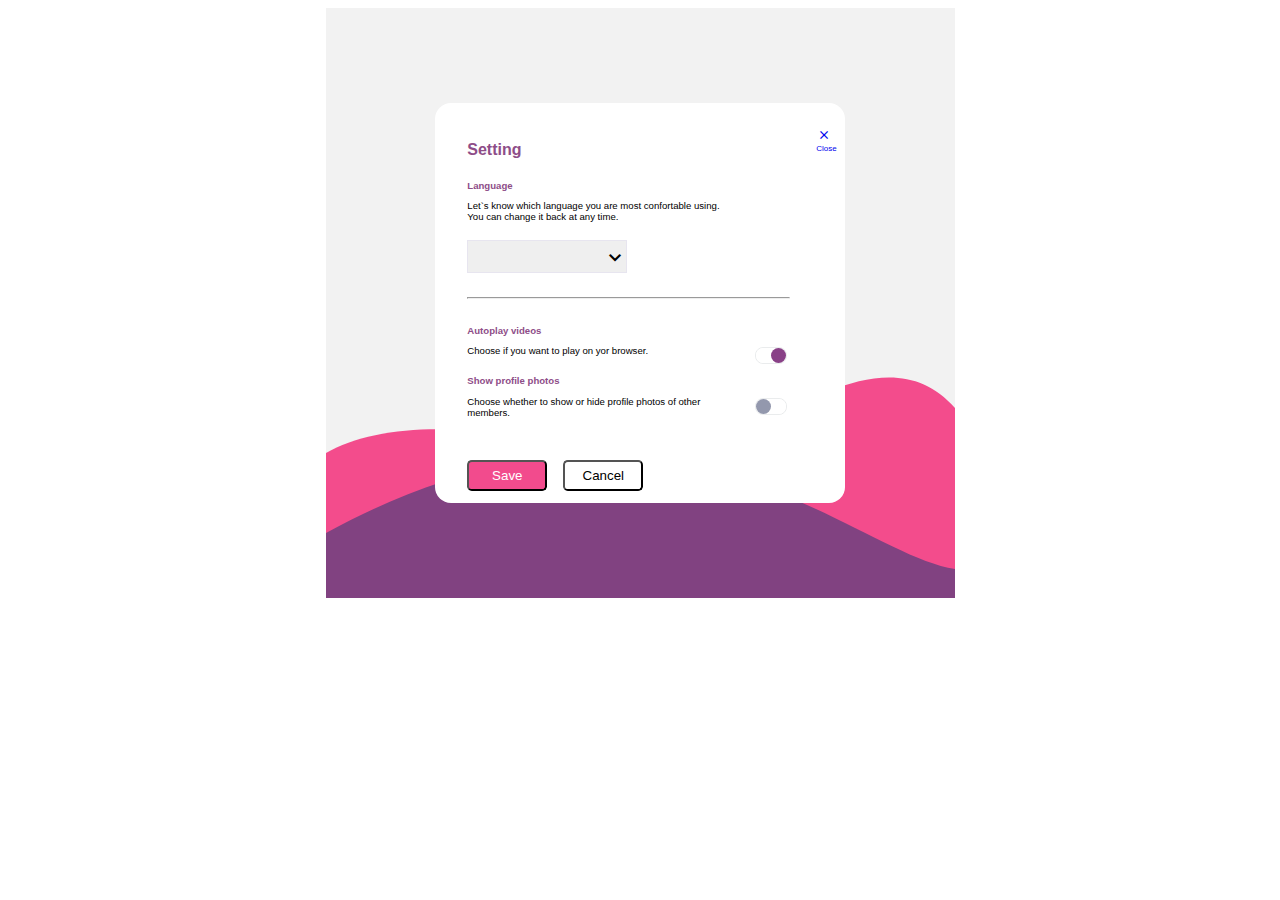
<file: components/comp1/comp-1.html>
<!DOCTYPE html>
<html lang="en">

<head>
  <meta charset="UTF-8">
  <meta name="viewport" content="width=device-width, initial-scale=1.0">
  <link rel="stylesheet" href="./style.css">
  <link rel="stylesheet"
    href="https://fonts.googleapis.com/css2?family=Material+Symbols+Outlined:opsz,wght,FILL,GRAD@24,400,0,0" />
  <link rel="stylesheet"
    href="https://fonts.googleapis.com/css2?family=Material+Symbols+Outlined:opsz,wght,FILL,GRAD@24,400,0,0" />
  <title>Component 1</title>
</head>

<body>
  <div class="con-1">
    <div class="card">
      <div class="close">
        <a href="../../index.html">
          <span class="material-symbols-outlined" style="font-size: 1rem;">
            close
          </span>
          <br>
          <span style="float: right; font-size: 0.5rem;">Close</span>
        </a>
        
      </div>
      <h4>Setting</h4>
      <div>
        <p class="b-t">Language
        <p>
        <p>Let`s know which language you are most confortable using. You can change it back at any time. </p>
      </div>
      <div class="s-item">
        <span class="material-symbols-outlined expand">
          expand_more
        </span>
        <select id="language"aria-label="Default select example">
          <option class="option" value="" selected></option>
          <option class="option" value="english">English</option>
          <option class="option" value="spanish">Spanish</option>
        </select>
      </div>
      <hr>
      <div class="item">
        <div class="video-txt">
          <p class="b-t">Autoplay videos</p>
          <p>Choose if you want to play on yor browser.</p>
        </div>
        <div>
          <label class="switch">
            <input id="video" type="checkbox" checked>
            <span class="slider round"></span>
          </label>
        </div>
      </div>
      <div class="item">
        <div class="profile-txt">
          <p class="b-t">Show profile photos</p>
          <p>Choose whether to show or hide profile photos of other members.</p>
        </div>
        <div>
          <label class="switch">
            <input id="profile" type="checkbox">
            <span class="slider round"></span>
          </label>
        </div>
      </div>
      <div class="video-btn">
        <button class="btn-1">Save</button>
        <button class="btn-2">Cancel</button>
      </div>
    </div>
  </div>
  </div>
  <script src="./main.js"></script>
</body>

</html>
</file>
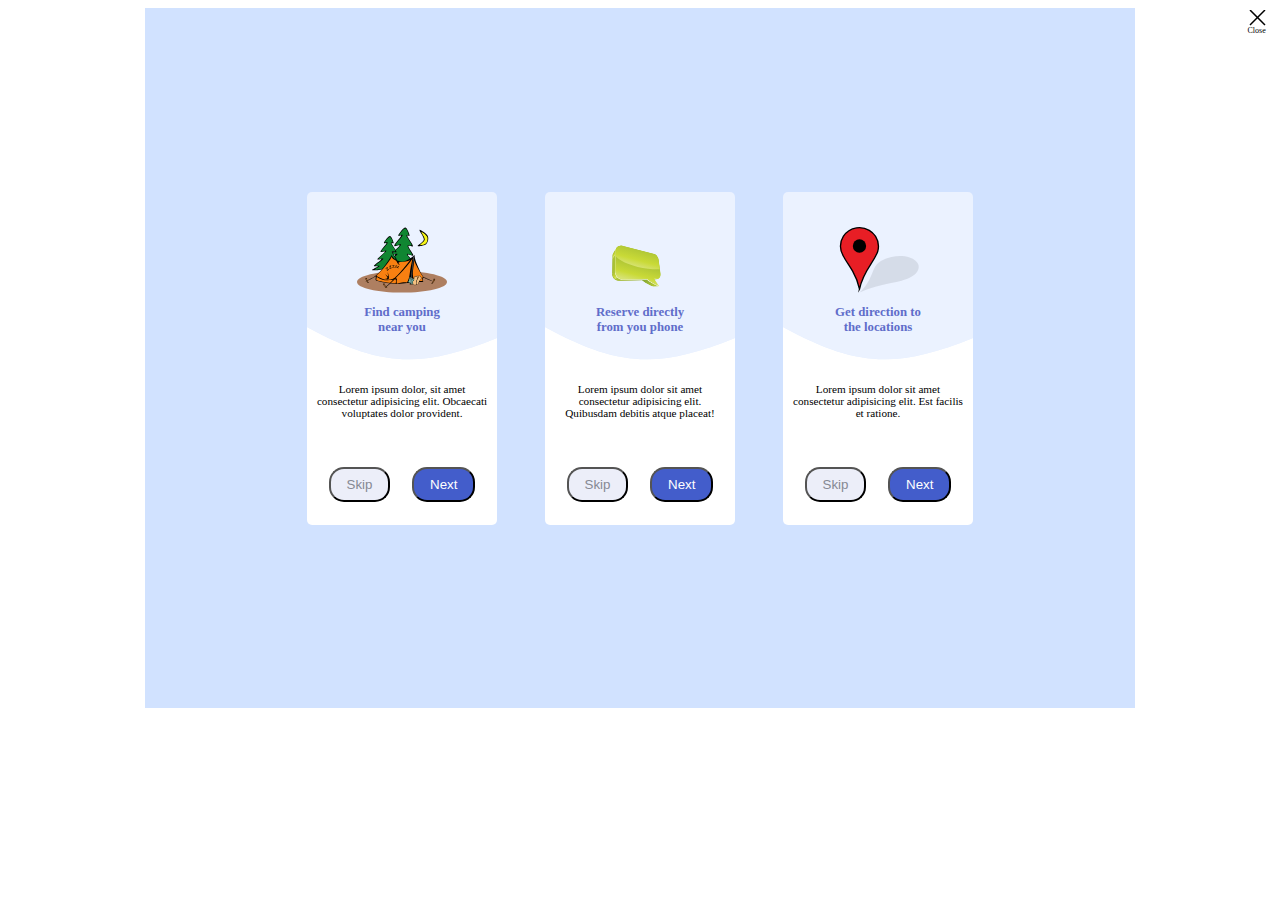
<file: components/comp2/comp-2.html>
<!DOCTYPE html>
<html lang="en">
<head>
  <meta charset="UTF-8">
  <meta name="viewport" content="width=device-width, initial-scale=1.0">
  <title>Component 2</title>
  <link rel="stylesheet" href="./style.css">
</head>
<body>
  <a href="../../index.html">
    <img class="close-btn" src="./assets/close.svg" alt="Close">
  </a>
  
  <div class="container">
    <div class="item">
      <div class="elem-1">
        <img src="./assets/camping.svg" alt="Camping">
        <span class="msg">Find camping near you</span>
      </div>
      <div class="elem-2">
        <span class="text">Lorem ipsum dolor, sit amet consectetur adipisicing elit. Obcaecati voluptates dolor provident.</span>
      </div>
      <div class="elem-3">
        <div class="btn-grp">
          <button class="skip-btn">Skip</button>
          <button class="next-btn">Next</button>
        </div>
      </div>
    </div>
    <div class="item">
      <div class="elem-1">
        <img src="./assets/chat.svg" alt="Messaging">
        <span class="msg">Reserve directly from you phone</span>
      </div>
      <div class="elem-2">
        <span class="text">Lorem ipsum dolor sit amet consectetur adipisicing elit. Quibusdam debitis atque placeat!</span>
      </div>
      <div class="elem-3">
        <div class="btn-grp">
          <button class="skip-btn">Skip</button>
          <button class="next-btn">Next</button>
        </div>
      </div>
    </div>
    <div class="item">
      <div class="elem-1">
        <img src="./assets/gps.svg" alt="Location">
        <span class="msg">Get direction to the locations</span>
      </div>
      <div class="elem-2">
        <span class="text">Lorem ipsum dolor sit amet consectetur adipisicing elit. Est facilis et ratione.</span>
      </div>
      <div class="elem-3">
        <div class="btn-grp">
          <button class="skip-btn">Skip</button>
          <button class="next-btn">Next</button>
        </div>
      </div>
    </div>
  </div>
</body>
</html>
</file>
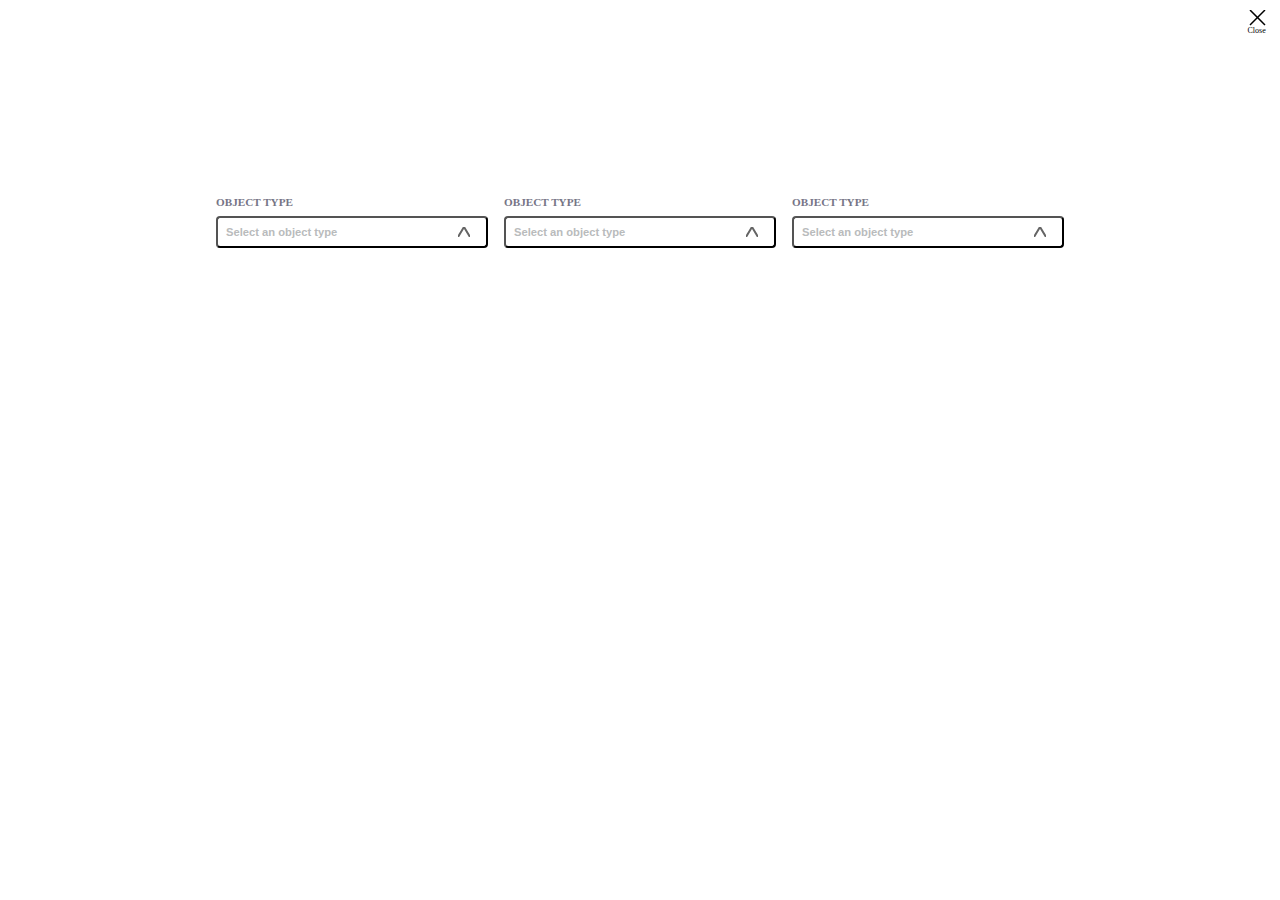
<file: components/comp3/comp-3.html>
<!DOCTYPE html>
<html lang="en">
<head>
  <meta charset="UTF-8">
  <meta name="viewport" content="width=device-width, initial-scale=1.0">
  <link rel="stylesheet" href="./style.css">
  <title>Component 3</title>
</head>
<body>
  <a  href="../../index.html">
    <img class="close-btn" src="./assets/close.svg" alt="Close">
  </a>
  <div class="container">
    <div class="item-1">
      <label for="btn-1">OBJECT TYPE</label>
      <button class="btn btn-icon" id="btn-1">Select an object type
      </button>
      <div class="content">
        <div class="sub-content"></div>
      </div>
    </div>
    <div class="item-2">
      <label for="btn-2">OBJECT TYPE</label>
      <button class="btn btn-icon" id="btn-2">Select an object type</button>
      <div class="content">
        <div class="sub-content">
          <img src="./assets/circles.svg" alt="Circle Icons">
        <div class="text">
          <span class="t-1">NO OBJECT TYPE IN HERE YET</span>
          <span class="t-2">The object type that you`ll create will apear here</span>
        </div>
        </div>
        <button class="btn-make">+ Create an Object Type</button>
      </div>
    </div>
    <div class="item-3">
      <label for="btn-3">OBJECT TYPE</label>
      <button class="btn btn-icon" id="btn-3">Select an object type</button>
      <div class="content">
        <div class="sub-content a-l">
          <ul>
            <li class="obj">
              <img class="elem" src="./assets/person.svg" alt="Persona">
              <span>Persona</span>
            </li>
            <li class="obj">
              <img class="elem" src="./assets/book.svg" alt="Book">
            <span>Book</span>  
            </li>
            <li class="obj">
              <img src="./assets/exercise.svg" alt="Exercise" class="elem">
              <span>Exercise</span>
            </li>
            <li class="obj">
              <img src="./assets/hand-money.svg" alt="Income" class="elem">
              <span>Income</span>
            </li>
            <li class="obj">
              <img src="./assets/expense.svg" alt="Expense" class="elem">
              <span>Expense</span>
            </li>
          </ul>
        </div>
        <button class="btn-make">+ Create an Object Type</button>
      </div>
    </div>
  </div>
  <script src="./main.js"></script>
</body>
</html>
</file>
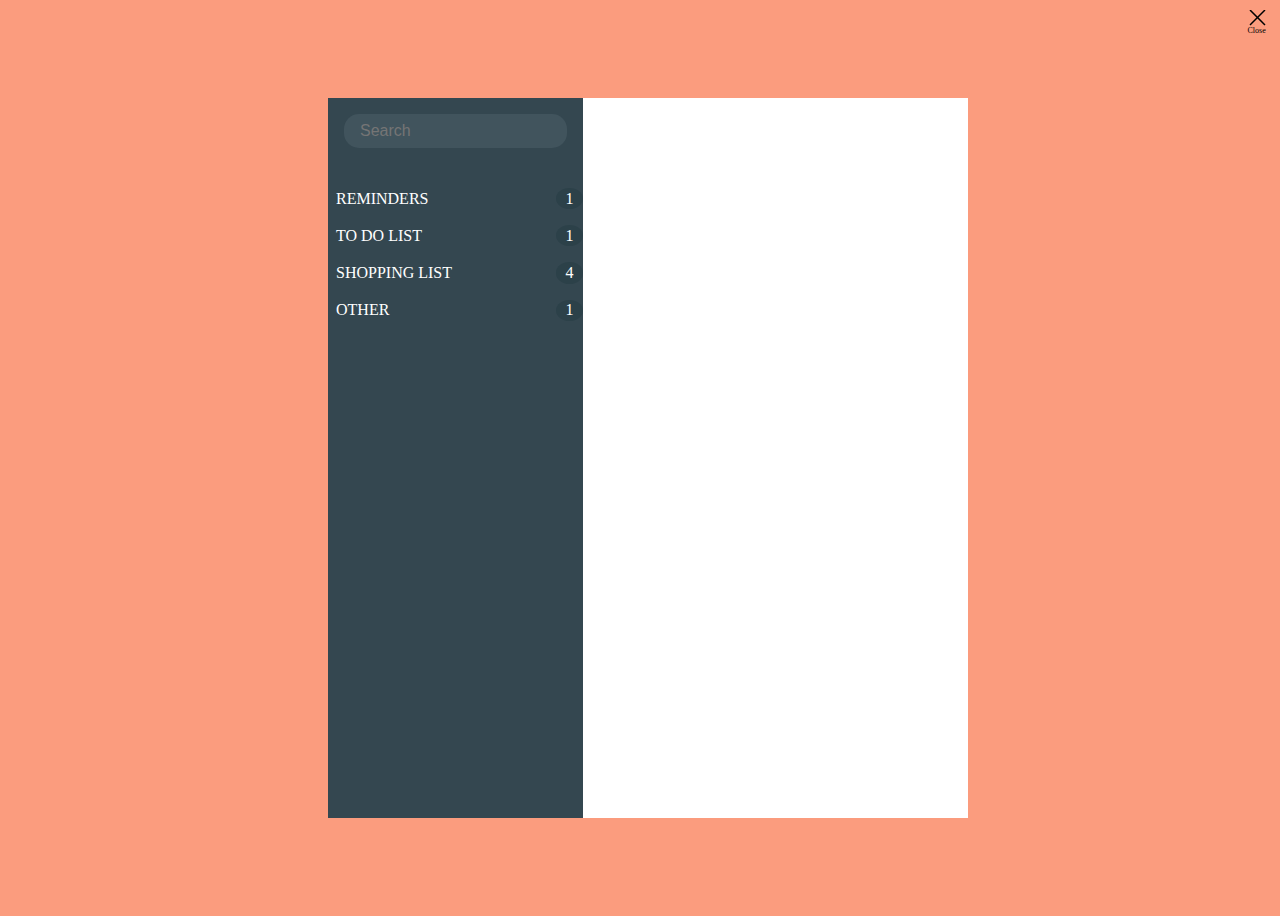
<file: components/comp4/comp-4.html>
<!DOCTYPE html>
<html lang="en">

<head>
  <meta charset="UTF-8">
  <meta name="viewport" content="width=device-width, initial-scale=1.0">
  <link rel="stylesheet" href="./style.css">
  <title>Component 4</title>
</head>
<body>
  <a  href="../../index.html">
    <img class="close-btn" src="./assets/close.svg" alt="Close">
  </a>
  <div class="container">
    <div class="to-do-folder">
      <input type="text" name="search" id="search" placeholder="Search">
      <div class="to-do-header">
        <ul class="items">
          <li class="item-to-do" id="reminders">
            <span class="do-title">REMINDERS</span>
            <span class="do-counter">1</span>
          </li>
          <li class="item-to-do" id="list">
            <span class="do-title">TO DO LIST</span>
            <span class="do-counter">1</span>
          </li>
          <li class="item-to-do" id="shopping" value="shopping">
            <span class="do-title">SHOPPING LIST</span>
            <span class="do-counter">4</span>
          </li>
          <li class="item-to-do" id="other">
            <span class="do-title">OTHER</span>
            <span class="do-counter">1</span>
          </li>
        </ul>
      </div>
    </div>
    <div class="to-do-elem" id="to-do-elem">
    </div>
  </div>
  <script src="./main.js"></script>
</body>

</html>
</file>
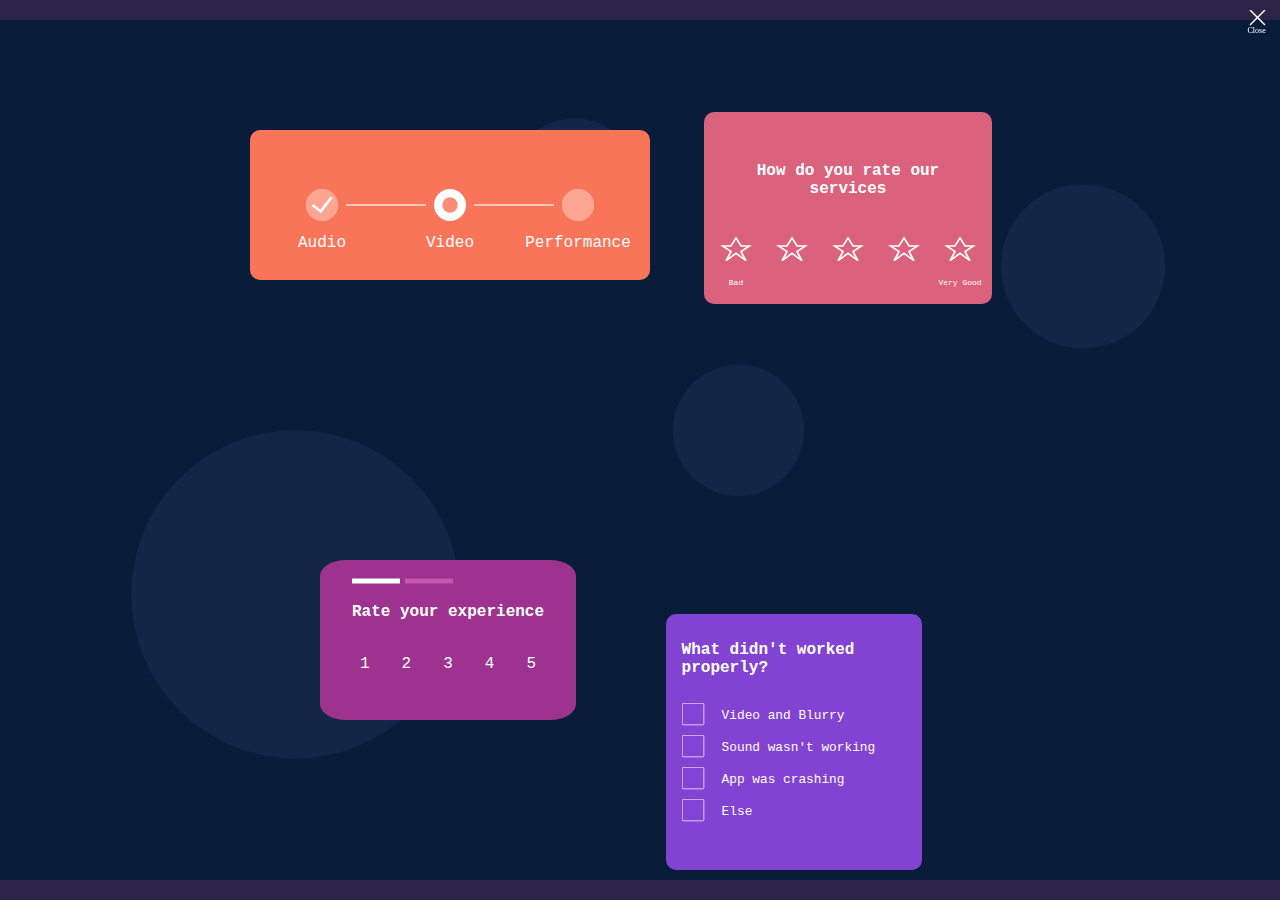
<file: components/comp5/comp-5.html>
<!DOCTYPE html>
<html lang="en">
  <head>
    <meta charset="UTF-8" />
    <meta name="viewport" content="width=device-width, initial-scale=1.0" />
    <title>Component 5</title>
    <link rel="stylesheet" href="./style.css" />
  </head>

  <body>
    <a href="../../index.html">
      <img class="close-btn" src="./assets/close.svg" alt="Close Button" />
    </a>
    <main class="container">
      <div class="audio">
        <button class="btn1" id="audio-btn">
          <span class="text">Audio</span>
        </button>
        <span class="hls"></span>
        <button class="btn1" id="video-btn">
          <span class="text">Video</span>
        </button>
        <span class="hls"></span>
        <button class="btn1" id="perf-btn">
          <span class="text">Performance</span>
        </button>
      </div>
      <div class="experience">
        <div class="lines">
          <span class="line line-1" id="rates1"></span>
          <span class="line line-2" id="rates2"></span>
        </div>
        <h5>Rate your experience</h5>
        <div">
          <div class="rates">
            <button class="rate-exp">1</button>
            <button class="rate-exp">2</button>
            <button class="rate-exp">3</button>
            <button class="rate-exp">4</button>
            <button class="rate-exp">5</button>
          </div>
        </div>
      </div>
      <div class="rate">
        <h5><span>How do you rate our services</span></h5>
        <div class="stars">
          <span class="s0 star"><span class="grade">Bad</span></span>
          <span class="s1 star"></span>
          <span class="s2 star"></span>
          <span class="s3 star"></span>
          <span class="s4 star"><span class="grade">Very Good</span></span>
        </div>
      </div>
      <div class="work">
        <h5><span>What didn't worked properly?</span></h5>
        <form class="form-options" action="">
          <div class="opt">
            <span class="uncheck"></span>
            <span>Video and Blurry</span>
          </div>
          <div class="opt">
            <span class="uncheck"></span>
            <span>Sound wasn't working</span>
          </div>
          <div class="opt">
            <span class="uncheck"></span>
            <span>App was crashing</span>
          </div>
          <div class="opt">
            <span class="uncheck"></span>
            <span>Else</span>
          </div>
        </form>
      </div>
    </main>

    <script src="./main.js"></script>
  </body>
</html>
</file>
<file: components/comp1/style.css>
body{
  font-family: 'Poppins', sans-serif;
}
.con-1{
  width: 629px;
  height: 590px;
  margin:auto;
  background-color: #f2f2f2;
  background-image: url(./assets/back.svg);
  display: flex;
  align-items: center;
  justify-content: center;
}
.close{
  float: right;
  padding: 0.5rem 0.5rem 0 0;
  font-size: 0.3rem;
  cursor: pointer;
  color: #814281;
}
.close p{
  width: 2rem;
}
.card{
  width: 60%;
  height: 65%;
  background-color: white;
  border-radius: 1rem;
  padding-left: 2rem;
  padding-top: 1rem;
}
h4,
h5,
.b-t{
  color: #8e4d88;
}
.s-item{
  padding: 0.5rem 0;
  position: relative;
  display: inline-block;
  cursor: pointer;
}

.expand{
  position: absolute;
  left: 8.5rem;
  top: 0.9rem;
  cursor: pointer;
  pointer-events: none;
}
.switch{
  position: relative;
  display: inline-block;
  width: 30px;
  height: 15px;
  border: 1px solid #eaeced;
  border-radius: 8px;
  top: 2rem;
  left: 2rem;
}
.switch input{
  opacity: 0;
  width: 0;
  height: 0;
}
.slider{
  position: absolute;
  cursor: pointer;
  top: 0;
  left: 0;
  right: 0;
  bottom: 0;
  background-color: white;
  -webkit-transition: .4s;
  transition: .4s;
}
.slider:before {
  position: absolute;
  content: "";
  height: 15px;
  width: 15px;
  left: 0px;
  bottom: 0px;
  background-color: #9398ad;
  -webkit-transition: .4s;
  transition: .4s;
}

input:checked + .slider:before {
  -webkit-transform: translateX(15px);
  -ms-transform: translateX(15px);
  transform: translateX(15px);
  background-color: #894187;
}
.slider.round {
  border-radius: 34px;
}

.slider.round:before {
  border-radius: 50%;
}

.b-t{
  font-size: 0.6rem;
  font-weight: 550;
}
.p-1{
  border-top: 1px solid #eaeced;
  padding-top: 1rem;
}
p{
  font-size: 0.6rem;
  font-weight: 100;
  width:16rem;
}
.video-btn{
  margin: 2rem 0rem;
  display: flex;
  justify-content: start;
  gap: 1rem;
}
.item{
  display: flex;
}
button{
  cursor: pointer;
  padding: 0.4rem 1rem;
  border-radius: 0.3rem;
  display: block;
  width: 5rem;
}
.btn-1{
  background-color: #f24b8d;
  color: white;
}
.btn-2{
  background-color: white;
  color: black;
}
hr{
  width: 85%;
  margin: 1rem 0 1rem 0;
  color: #eaeced;

}
.l-i{
  background-color: #f24b8d;
  color: white;
}
select{
  width: 10rem;
  padding: 0.5rem;
  border: 1px solid #e7e5ef;
  appearance: none;
  -webkit-appearance: none;
  cursor: pointer;
}
</file>
<file: components/comp2/style.css>
.container{
  background-color: #d1e2ff;
  max-width: 990px;
  min-height: 700px;
  display: flex;
  flex-wrap: wrap;
  align-items: center;
  justify-content: center;
  gap: 3rem;
  margin: auto;
}
.close-btn{
  position: absolute;
  top: 10px;
  right: 10px;
  width: 25px;
  height: 25px;
  cursor: pointer;
}

.item{
  background: url(./assets/back.svg);
  border-radius: 5px;
  min-width: 190px;
  min-height: 333px;
  position: relative;
  display: flex;
  flex-direction: column;
  justify-content: space-around;
}
.btn-grp{
  display: flex;
  justify-content: space-evenly;
}
.skip-btn{
  background-color: #eceef9;
  border-radius: 15px;
  color: #868993;
  padding: 0.5rem 1rem;
  cursor: pointer;
}
.next-btn{
  background-color: #435dcb;
  border-radius: 15px;
  color: white;
  padding: 0.5rem 1rem;
  cursor: pointer;
}
.elem-1{
  display: flex;
  flex-direction: column;
}
img{
  margin: auto;
  width: 90px;
  height: 90px;
}
.msg{
  color:#606dca;
  font-size: 0.8rem;
  font-weight: 700;
  max-width: 100px;
  margin: auto;
  text-align: center;
}
.elem-2{
  display: flex;
  width: 190px;
  height: 40px;
}
.text{
  font-size: 0.7rem;
  margin: auto;
  width: 90%;
  text-align: center;
  height: fit-content;
}
</file>
<file: components/comp3/style.css>
body {
  display: flex;
}

.container {
  display: flex;
  flex-wrap: wrap;
  justify-content: center;
  align-items: center;
  gap: 1rem;
  max-width: 1000px;
  min-height: 700px;
  margin: auto;
}

.item-1,
.item-2,
.item-3 {
  width: 272px;
  min-height:325px;
}

.btn,
.item-1 label,
.item-2 label,
.item-3 label{
  color: #767586;
  display: block;
  width: 100%;
  font-size: 0.7rem;
  font-weight: bold;
}

.btn {
  background-color: white;
  border-radius: 4px;
  color: #b9bbbc;
  cursor: pointer;
  margin-top: 0.5rem;
  padding: 0.5rem;
  text-align: left;
}

.btn-icon {
  background-image: url('./assets/arrow-up.svg');
  background-repeat: no-repeat;
  background-position: 15rem;
}

.btn-icon-1 {
  background-image: url('./assets/arrow-down.svg');
}

img {
  width: 200px;
  height: 120px;
  margin: 0 auto;
}

.content {
  display: none;
  -webkit-clip-path: polygon(0 0, 100% 0, 100% 0, 0 0);
  clip-path: polygon(0 0, 100% 0, 100% 0, 0 0);
}

.sub-content {
  min-height: 220px;
  margin: auto;
}

.a-l {
  margin: 0;
}

.clip-open {
  display: flex;
  flex-direction: column;
  justify-content: space-between;
  min-width: inherit;
  border: 1px solid #f3f5f7;
  -webkit-clip-path: polygon(0 0, 100% 0, 100% 100%, 0% 100%);
  clip-path: polygon(0 0, 100% 0, 100% 100%, 0% 100%);
}

.text {
  height: auto;
  margin: 0 auto;
  text-align: center;
}

.t-1 {
  display: block;
  margin: auto;
  ;
  font-size: 0.6rem;
  font-weight: bold;
}

.t-2 {
  color: #787981;
  display: block;
  margin: 0.3rem auto;
  font-size: 0.6rem;
  max-width: 70%
}

.btn-make {
  cursor: pointer;
  background-color: #f3f5f7;
  border: 1px solid #f3f5f7;
  margin: 0.5px;
  padding: 1rem;
  font-weight: bold;
}

.content ul {
  list-style-type: none;
  padding: 0.5rem;
}

.content ul li {
  padding: 0.5rem;
}

.obj {
  display: flex;
  justify-content: flex-start;
  align-items: center;
  gap: 0.5rem;
}

.elem {
  width: 1rem;
  height: 1rem;
  display: inline-block;
  margin: 0 0;
}

.item-1 span {
  display: inline-block;
}

.close-btn{
  position: absolute;
  top: 10px;
  right: 10px;
  width: 25px;
  height: 25px;
  cursor: pointer;
}
</file>
<file: components/comp4/style.css>
*{
  font-size: 1rem;
}
body{
  background-color: #fb9c7e;
  display: flex;
  align-items: center;
  
  justify-content: center;
  height: 100vh;
  width: 100vw;
}
.container{
  --_bg-do:#344750;
  --_color-do:white;
  --_counter-do:#2c4149;
  place-self: center;
  display: grid;
  grid-template-columns: 1fr 4fr;
  width: 50%;
  height: 80%;
}
#search{
  background-color: #41545d;
  padding: 0.5rem 0 0.5rem 1rem;
  margin: 1rem;
  border-radius: 15px;
  border: none;
  color: #95999b;
}
.to-do-header ul{
  list-style-type:none;
}
.items{
  padding: 0rem;
}
.item-to-do{
  display: flex;
  justify-content: space-between;
  align-items: center;
  padding: 0.5rem 0;
  color: var(--_color-do);
  background-color: var(--_bg-do);
  cursor: pointer;
}
.item-to-do:hover{
  --_color-do:#344750;
  --_bg-do:white;
  --_counter-do:#d7dede;
}
.do-title{
  padding-left: 0.5rem;
}
.do-counter{
  padding: 0.1rem 0.6rem;
  border-radius: 50%;
  background-color: var(--_counter-do);
  text-align: center;
}
.to-do-folder{
  grid-column: 1 / 2;
  background-color: #344750;
}
.to-do-elem{
  grid-column: 2 / 3;
  background-color: #ffffff;
}
.group{
  display: flex;
  justify-content: space-between;
  align-items: center;
  background-color: #eef2f3;
  margin-bottom: 0.05rem;
}
.group-title{
  color: #5f696a;
  padding: 0 0 0 1rem;
}
.to-do-elem ul{
  list-style-type: none;
}
.group-content{
  color: #839494;
  padding: 1rem 0 1rem 2rem;
  cursor: pointer;
  width:90%;
}
.done{
  background-image: url(./assets/line.svg);
  background-repeat: no-repeat;
  background-position-y: 50%;
  background-position-x: 1rem;
}
.toggle-menu{
  cursor: pointer;
  width: 2rem;
}
.GROCERIES,
.FAMILY,
.WORK,
.LEARN{
display: none;
-webkit-clip-path: polygon(0 0, 100% 0, 100% 0, 0 0); 
clip-path: polygon(0 0, 100% 0, 100% 0, 0 0);
}
.show{
  display: contents;
  -webkit-clip-path: polygon(0 0, 100% 0, 100% 100%, 0 100%); 
  clip-path: polygon(0 0, 100% 0, 100% 100%, 0 100%);
  background-color: white;
}

.close-btn{
  position: absolute;
  top: 10px;
  right: 10px;
  width: 25px;
  height: 25px;
  cursor: pointer;
}

@media screen and (max-width:600px) {
  *{
    font-size: 0.7rem;
  }
  body{
    justify-content: flex-start;
  }
  #search{
    width: 7rem;
  }
  .container{
    width: 100%;
  }
}
</file>
<file: components/comp5/style.css>
*,
*::after,
*::before {
  font-size: 1rem;
  font-family: 'Courier New', Courier, monospace;
}

* {
  box-sizing: border-box;
}

:root {
  --clr-bg-100: rgba(44, 36, 70, 255);
  --clr-bg-200: #f9755a;
  --clr-bg-300: #db627d;
  --clr-bg-400: #9d338e;
  --clr-bg-500: #8243d3;
}

body {
  background-color: var(--clr-bg-100);
  margin: 0;
  padding: 0;
  color: white;
}
/* Menu 1*/
.audio{
  position: fixed;
  top: 130px;
  left: 250px;
  display: flex;
  align-items: center;
  justify-content: center;
  gap: 0.5rem;
  width: 400px;
  height: 150px;
  background-color: var(--clr-bg-200);
  border-radius: 10px;
}

.text{
  position: relative;
  top: 2rem;
}
.hls{
  background-image: url('./assets/menu1/line.svg');
  background-size: contain;
  background-position: center;
  background-repeat: repeat;
  width: 80px;
  height: 20px;
}
.btn1{
  background-image: url('./assets//menu1/btn.svg');
  background-position: center;
  background-size: contain;
  background-repeat: no-repeat;
  border-radius: 50px;
  border: 0;
  width: 2rem;
  height: 2rem;
  cursor: pointer;
  color: white;
  display: flex;
  flex-direction: column;
  align-items: center;
  justify-content: end;
}
.btn-clicked3{
  background-image: url('./assets/menu1/btn_click3.svg');
}
.btn-clicked2{
  background-image: url('./assets/menu1/btn_click2.svg');
}

.elem{
  display: flex;
  flex-direction: column;
  justify-content: center;
  align-items: center;
  gap: 1rem;
}

.close-btn {
  position: fixed;
  top: 10px;
  right: 10px;
  cursor: pointer;
  width: 25px;
  height: 25px;
}
/* Menu 2*/
.rate{
  color: white;
  width: 18rem;
  height: 12rem;
  background-color: var(--clr-bg-300);
  border-radius: 10px;
  position: fixed;
  top: 7rem;
  right: 18rem;
  display: flex;
  flex-direction: column;
  justify-content: center;
  gap: 1rem;
}
.rate h5{
  text-align: center;
  margin: 1rem 0;
}
.rate h5 span{
  display: inline-block;
  width: 80%;
}
.stars{
  display: flex;
  gap: 0.5rem;
  justify-content: center;
}
.grade{
  font-size: 0.5rem;
  position: relative;
  top: 3rem;
}
.fill-star{
  background-image: url('./assets/menu2/starfill.svg');
  background-position: center;
  background-repeat: no-repeat;
  background-size: contain;
  display: block;
  border-radius: 50%;
  border: none;
  width: 3rem;
  height: 2.5rem;
  cursor: pointer;
  display: flex;
  justify-content: center;
}
.experience h5{
  padding-left: 2rem;
}
.rate-exp{
  border-radius: 40%;
  text-align: center;
  padding: 0.5rem;
  background-color: #9d338e;
  border: none;
  cursor: pointer;
  color: inherit;
}
.rate-exp:hover{
  background-color: #C756AF;
}
.rates{
  display: flex;
  justify-content: center;
  gap: 1rem;
}
.hide{
  visibility: hidden;
}
.lines{
  display: flex;
  gap: 1rem;
  position: relative;
  left: 2rem;
  top: 1rem;
  gap: 0.3rem;
}
.line{
  display: block;
  width: 3rem;
  height: 1rem;
  background-repeat: no-repeat;
  cursor: pointer;
}
.line-2{
  background-image: url('./assets/menu4/lineFill.svg');
}
.line-1{
  background-image: url('./assets/menu4/line.svg');
}
.star{
  background-image: url('./assets/menu2/star.svg');
  background-position: center;
  background-repeat: no-repeat;
  background-size: contain;
  display: block;
  border-radius: 50%;
  border: none;
  width: 3rem;
  height: 2.5rem;
  cursor: pointer;
  display: flex;
  justify-content: center;
}
.work{
  background-color: var(--clr-bg-500);
  border-radius: 10px;
  position: fixed;
  bottom:30px;
  right: 28%;
  display: block;
  width: 16rem;
  height: 16rem;
  color: white;
  font-size: 0.8rem;
}
.work h5{
  text-align: left;
  padding-left: 1rem;
  width: 80%;
}
.form-options{
  display: flex;
  flex-direction: column;
  gap: 0.5rem;
}
.opt{
  cursor: pointer;
  padding: 0 1rem;
  display: flex;
  align-items: center;
  justify-content: left;
  gap: 1rem;
}
.opt span{
  font-size: 0.8rem;
}
.uncheck{
  background-image: url('./assets/menu3/uncheck.svg');
  display: inline-block;
  background-size: contain;
  width: 1.5rem;
  height: 1.5rem;
}
.check{
  background-image: url('./assets/menu3/checked.svg');
  display: inline-block;
  background-size: contain;
  width: 1.5rem;
  height: 1.5rem;
}

.work input[type='checkbox']{
  display: none;
}

.work input[type='checkbox']:checked{
  accent-color: white;
}
.experience{
  background-color: var(--clr-bg-400);
  border-radius: 10%;
  display: block;
  width: 16rem;
  height: 10rem;
  position: fixed;
  left: 25%;
  bottom: 20%;
}
.container {
  background-image: url('./assets/background.svg');
  width: 100vw;
  height: 100vh;
  background-position: center;
  background-repeat: no-repeat;
  background-size: contain;
}
</file>
